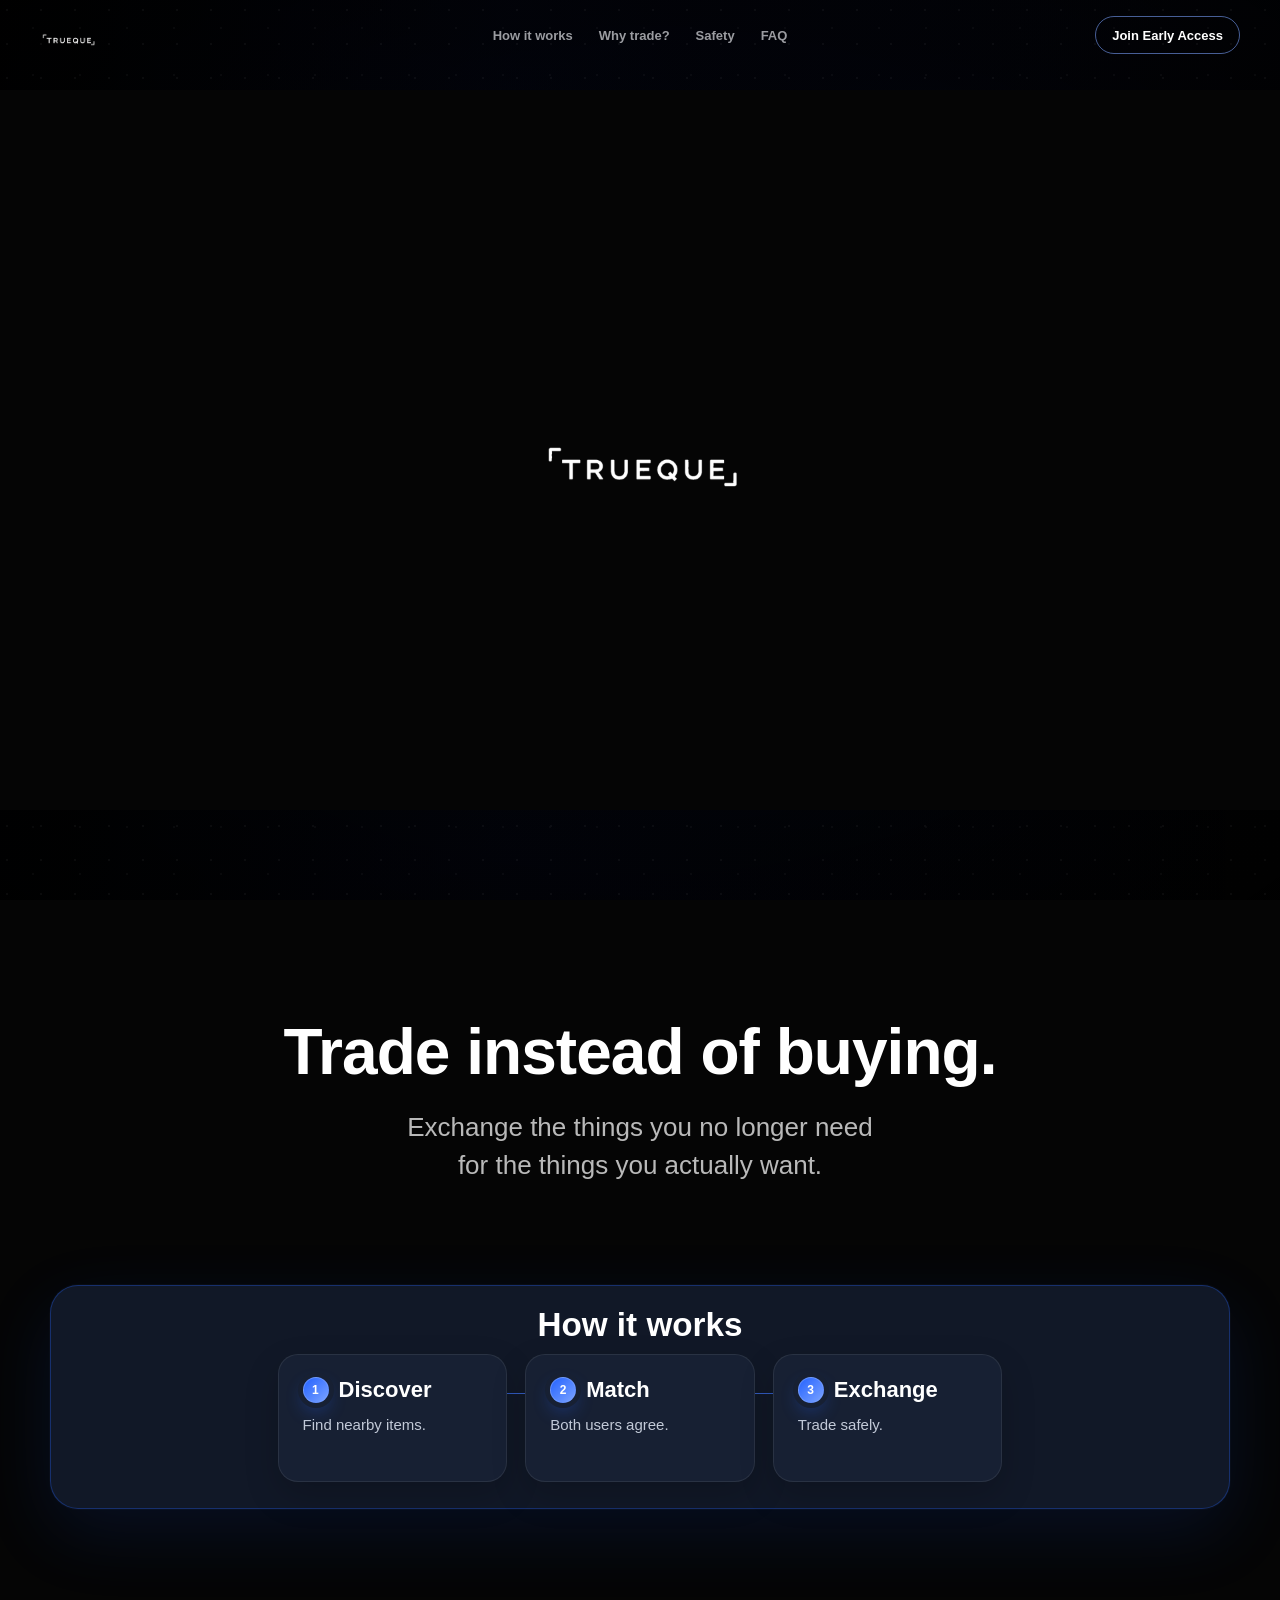
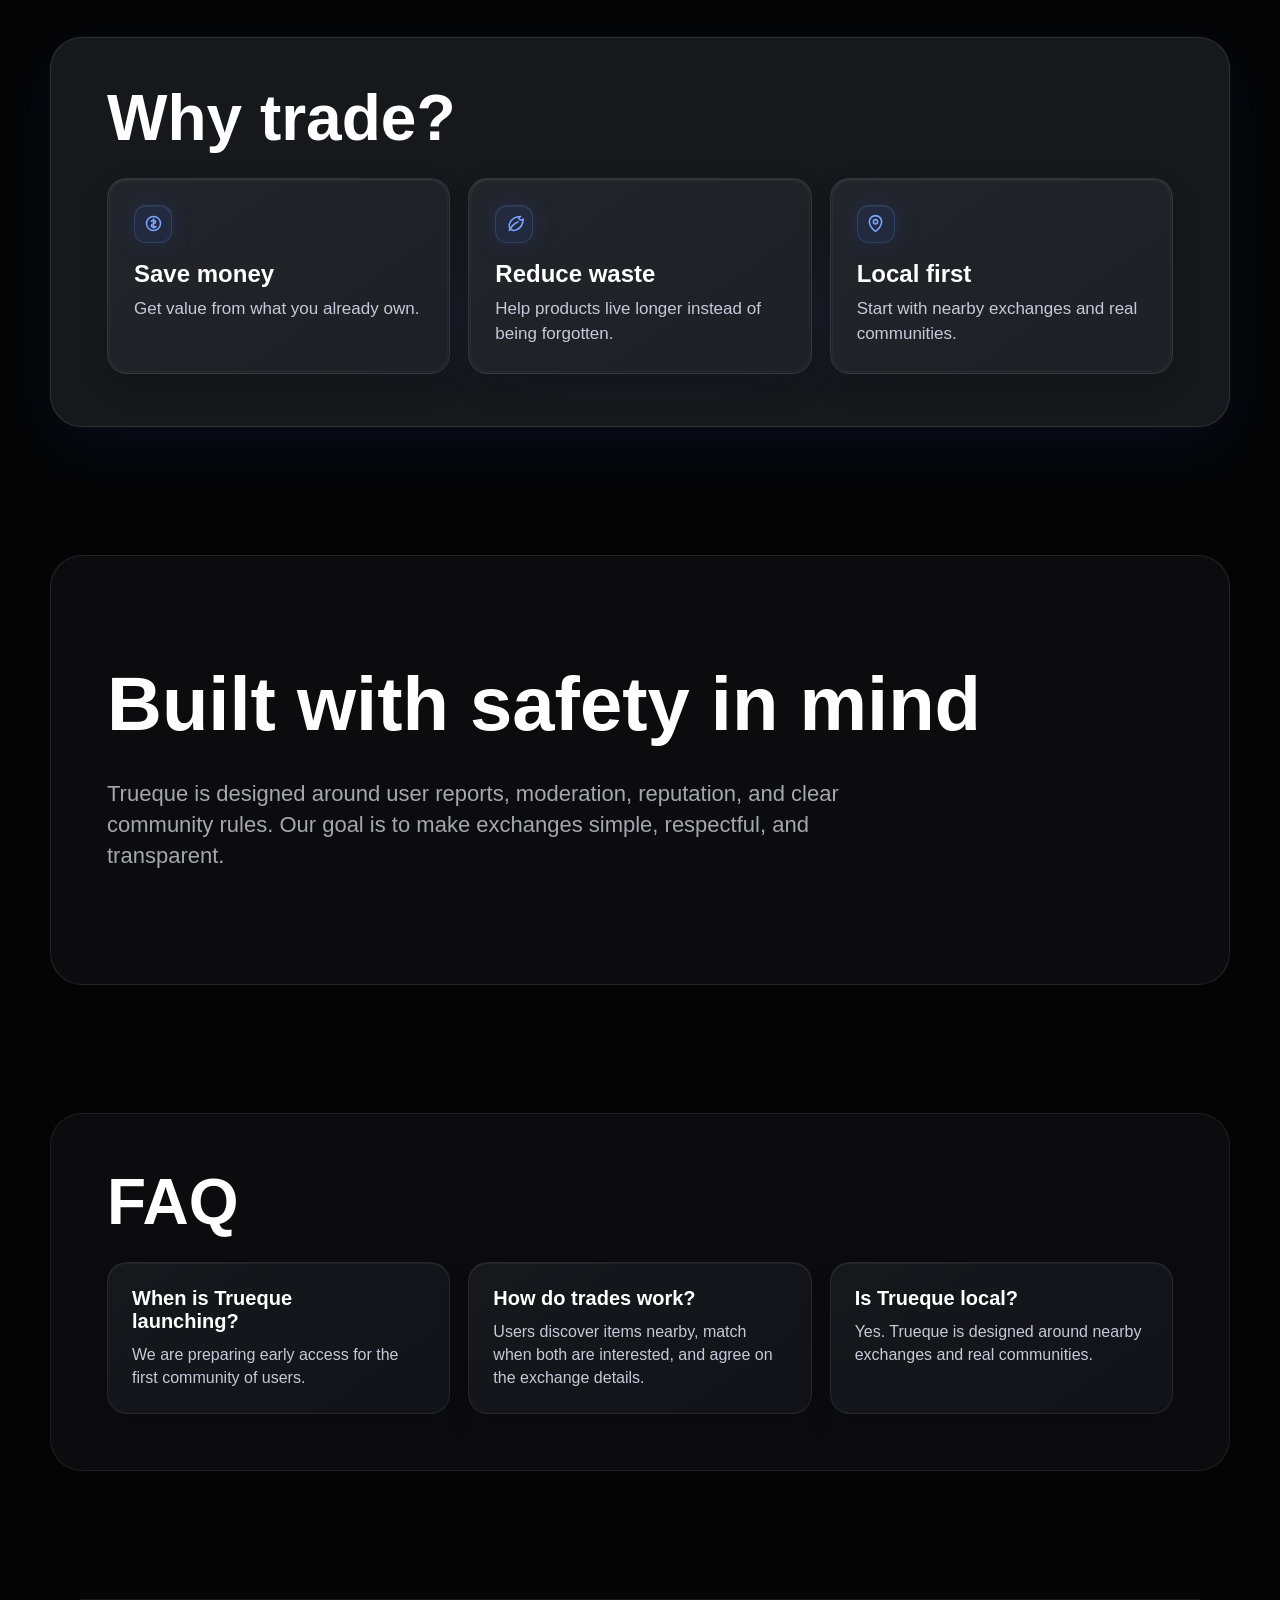
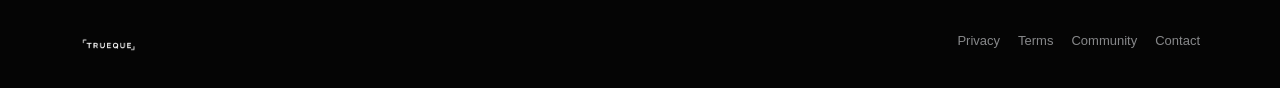
<file: index.html>
<!doctype html>
<html lang="en">
<head>
  <meta charset="utf-8" />
  <meta name="viewport" content="width=device-width, initial-scale=1" />
  <title>Trueque | Trade Instead of Buying</title>
  <meta
    name="description"
    content="Trade instead of buying. Trueque is the modern way to exchange the things you no longer need for the things you actually want. Own more. Spend less."
  />
  <meta name="robots" content="index, follow" />
  <meta name="theme-color" content="#000000" />
  <meta property="og:type" content="website" />
  <meta property="og:site_name" content="Trueque" />
  <meta property="og:locale" content="en_US" />
  <meta property="og:title" content="Trueque | Trade Instead of Buying" />
  <meta property="og:description" content="Trade instead of buying. Exchange the things you no longer need for the things you actually want." />
  <meta property="og:url" content="https://trueque.space/" />
  <meta property="og:image" content="https://trueque.space/assets/hero/Trueque3-hero.png" />
  <meta property="og:image:secure_url" content="https://trueque.space/assets/hero/Trueque3-hero.png" />
  <meta property="og:image:type" content="image/png" />
  <meta property="og:image:alt" content="Trueque landing page hero image" />
  <meta name="twitter:card" content="summary_large_image" />
  <meta name="twitter:title" content="Trueque | Trade Instead of Buying" />
  <meta name="twitter:description" content="Trade instead of buying. Exchange the things you no longer need for the things you actually want." />
  <meta name="twitter:image" content="https://trueque.space/assets/hero/Trueque3-hero.png" />
  <meta name="twitter:image:alt" content="Trueque landing page hero image" />
  <link rel="canonical" href="https://trueque.space/" />
  <script async src="https://www.googletagmanager.com/gtag/js?id=G-HF6T0FY7MS"></script>
  <script>
    window.dataLayer = window.dataLayer || [];
    function gtag(){dataLayer.push(arguments);}
    gtag('js', new Date());
    gtag('config', 'G-HF6T0FY7MS');
  </script>
  <script>
    (function(c,l,a,r,i,t,y){
        c[a]=c[a]||function(){(c[a].q=c[a].q||[]).push(arguments)};
        t=l.createElement(r);t.async=1;t.src="https://www.clarity.ms/tag/"+i;
        y=l.getElementsByTagName(r)[0];y.parentNode.insertBefore(t,y);
    })(window, document, "clarity", "script", "xhiv3ru9pg");
  </script>
  <script>
    document.documentElement.classList.add('js');
    if (!window.matchMedia('(prefers-reduced-motion: reduce)').matches) {
      document.documentElement.classList.add('intro-sequence');
    }
  </script>
  <link rel="preload" as="image" href="assets/start-animation/1.png" />
  <link rel="preload" as="image" href="assets/hero/Trueque3-hero.png" />
  <link rel="preload" as="video" href="assets/start-animation/2.mp4" type="video/mp4" />
  <link rel="icon" href="/assets/favicon/favicon.ico" sizes="any">
  <link rel="icon" type="image/png" sizes="32x32" href="/assets/favicon/favicon-32x32.png">
  <link rel="icon" type="image/png" sizes="16x16" href="/assets/favicon/favicon-16x16.png">
  <link rel="apple-touch-icon" sizes="180x180" href="/assets/favicon/apple-touch-icon.png">
  <link rel="manifest" href="/assets/favicon/site.webmanifest">
  <link rel="stylesheet" href="styles.css" />
  <script type="application/ld+json">
    {
      "@context": "https://schema.org",
      "@graph": [
        {
          "@type": "Organization",
          "@id": "https://trueque.space/#organization",
          "name": "Trueque",
          "url": "https://trueque.space/",
          "logo": "https://trueque.space/android-chrome-512x512.png",
          "email": "support@trueque.space"
        },
        {
          "@type": "WebSite",
          "@id": "https://trueque.space/#website",
          "url": "https://trueque.space/",
          "name": "Trueque",
          "description": "Trade instead of buying. Trueque is the modern way to exchange the things you no longer need for the things you actually want.",
          "publisher": {
            "@id": "https://trueque.space/#organization"
          },
          "inLanguage": "en"
        }
      ]
    }
  </script>
</head>
<body>
  <header class="nav">
    <div class="navInner">
      <a class="navBrand" href="#top" aria-label="Trueque home">
        <img src="assets/Logo/Trueque Logo.png" alt="Trueque" />
      </a>
      <nav aria-label="Primary navigation">
        <a href="#how">How it works</a>
        <a href="#why-trade">Why trade?</a>
        <a href="#safety">Safety</a>
        <a href="#faq">FAQ</a>
      </nav>
      <a class="navCta" href="mailto:support@trueque.space?subject=Trueque%20Early%20Access&amp;body=Hi%20Trueque%20Team%2C%0D%0A%0D%0AI%27d%20like%20to%20join%20the%20Trueque%20Early%20Access.%0D%0A%0D%0AThanks%21">Join Early Access</a>
    </div>
  </header>

  <main>
    <section id="top" class="hero">
      <div class="heroIntro" data-hero-intro aria-hidden="true">
        <img class="heroIntroMedia heroIntroFinal" src="assets/hero/Trueque3-hero.png" alt="" decoding="async" fetchpriority="high" />
        <img class="heroIntroMedia heroIntroStep heroIntroStepOne" src="assets/start-animation/1.png" alt="" decoding="async" />
        <video class="heroIntroMedia heroIntroStep heroIntroStepTwo" src="assets/start-animation/2.mp4" muted playsinline preload="auto"></video>
      </div>
    </section>

    <section class="transitionIntro reveal" aria-labelledby="transition-title">
      <h2 id="transition-title">Trade instead of buying.</h2>
      <p>Exchange the things you no longer need<br />for the things you actually want.</p>
    </section>

    <section id="how" class="section how reveal">
      <div class="howHeader">
        <h2>How it works</h2>
      </div>
      <div class="grid">
        <article>
          <div class="stepTitle"><span>1</span><h3>Discover</h3></div>
          <p>Find nearby items.</p>
        </article>
        <article>
          <div class="stepTitle"><span>2</span><h3>Match</h3></div>
          <p>Both users agree.</p>
        </article>
        <article>
          <div class="stepTitle"><span>3</span><h3>Exchange</h3></div>
          <p>Trade safely.</p>
        </article>
      </div>
    </section>

    <section id="why-trade" class="section dark reveal">
      <h2>Why trade?</h2>
      <div class="grid">
        <article>
          <div class="cardIcon" aria-hidden="true">
            <svg viewBox="0 0 24 24" fill="none">
              <circle cx="12" cy="12" r="8" />
              <path d="M12 7v10M9.5 9.5c.7-.8 1.6-1.2 2.7-1.1 1.3.1 2.3.8 2.3 1.9 0 2.8-5 1.3-5 4.1 0 1.2 1.1 1.9 2.5 2 1.1.1 2.1-.3 2.8-1.1" />
            </svg>
          </div>
          <h3>Save money</h3>
          <p>Get value from what you already own.</p>
        </article>
        <article>
          <div class="cardIcon" aria-hidden="true">
            <svg viewBox="0 0 24 24" fill="none">
              <path d="M19 4c-6.6.3-10.7 3.4-12.4 7.5-1.1 2.8-.7 5.3 1 6.9 1.6 1.6 4.2 1.9 6.9.8C18.5 17.5 21.6 13.4 22 7c-1.1.8-2.1 1.1-3 1-1-.1-1.7-.9-2-2-.1-.5.4-1.5 2-2Z" />
              <path d="M6 20c2.3-4.7 5.5-7.8 10-10" />
            </svg>
          </div>
          <h3>Reduce waste</h3>
          <p>Help products live longer instead of being forgotten.</p>
        </article>
        <article>
          <div class="cardIcon" aria-hidden="true">
            <svg viewBox="0 0 24 24" fill="none">
              <path d="M12 21s7-5.2 7-11a7 7 0 0 0-14 0c0 5.8 7 11 7 11Z" />
              <circle cx="12" cy="10" r="2.4" />
            </svg>
          </div>
          <h3>Local first</h3>
          <p>Start with nearby exchanges and real communities.</p>
        </article>
      </div>
    </section>

    <section id="safety" class="section safety reveal">
      <h2>Built with safety in mind</h2>
      <p class="wide">Trueque is designed around user reports, moderation, reputation, and clear community rules. Our goal is to make exchanges simple, respectful, and transparent.</p>
    </section>

    <section id="faq" class="section faq reveal">
      <h2>FAQ</h2>
      <div class="faqList">
        <article>
          <h3>When is Trueque launching?</h3>
          <p>We are preparing early access for the first community of users.</p>
        </article>
        <article>
          <h3>How do trades work?</h3>
          <p>Users discover items nearby, match when both are interested, and agree on the exchange details.</p>
        </article>
        <article>
          <h3>Is Trueque local?</h3>
          <p>Yes. Trueque is designed around nearby exchanges and real communities.</p>
        </article>
      </div>
    </section>

  </main>

  <footer>
    <div class="footerBrand">
      <img src="assets/Logo/Trueque Logo.png" alt="Trueque" />
    </div>
    <div class="footerLinks">
      <a href="privacy.html">Privacy</a>
      <a href="terms.html">Terms</a>
      <a href="community.html">Community</a>
      <a href="mailto:support@trueque.space">Contact</a>
    </div>
  </footer>

  <script>
    const heroIntro = document.querySelector('[data-hero-intro]');
    const heroSection = document.querySelector('#top');
    const reduceMotion = window.matchMedia('(prefers-reduced-motion: reduce)').matches;
    let heroStepTimer;
    let heroFallbackTimer;
    let heroIsPlaying = false;
    let heroHasLeftViewport = false;
    const heroFirstFrameHold = 950;

    const showFinalHero = () => {
      if (heroIntro) {
        const stepTwo = heroIntro.querySelector('.heroIntroStepTwo');
        if (stepTwo) stepTwo.pause();
        heroIntro.classList.remove('is-step-one','is-step-two','is-holding-step-one');
        heroIntro.classList.add('is-complete');
      }
      heroIsPlaying = false;
      window.clearTimeout(heroStepTimer);
      window.clearTimeout(heroFallbackTimer);
    };

    const playHeroIntro = () => {
      if (!heroIntro || reduceMotion || heroIsPlaying) return;

      const stepOne = heroIntro.querySelector('.heroIntroStepOne');
      const stepTwo = heroIntro.querySelector('.heroIntroStepTwo');
      if (!stepOne || !stepTwo) {
        showFinalHero();
        return;
      }

      heroIsPlaying = true;
      window.clearTimeout(heroStepTimer);
      window.clearTimeout(heroFallbackTimer);
      stepTwo.pause();
      stepTwo.currentTime = 0;
      heroIntro.classList.remove('is-complete','is-step-two');
      heroIntro.classList.add('is-step-one','is-holding-step-one');

      const startStepTwo = () => {
        if (!heroIsPlaying) return;
        heroIntro.classList.remove('is-step-one','is-holding-step-one');
        heroIntro.classList.add('is-step-two');

        stepTwo.currentTime = 0;
        heroFallbackTimer = window.setTimeout(showFinalHero, 9000);
        const playRequest = stepTwo.play();
        if (playRequest) playRequest.catch(showFinalHero);
      };

      heroStepTimer = window.setTimeout(startStepTwo, heroFirstFrameHold);
    };

    if (heroIntro && !reduceMotion) {
      const stepOne = heroIntro.querySelector('.heroIntroStepOne');
      const stepTwo = heroIntro.querySelector('.heroIntroStepTwo');
      if (stepOne) stepOne.addEventListener('error', showFinalHero);
      if (stepTwo) {
        stepTwo.addEventListener('ended', showFinalHero);
        stepTwo.addEventListener('error', showFinalHero);
      }

      playHeroIntro();
    } else {
      showFinalHero();
    }

    const revealItems = document.querySelectorAll('.reveal');
    const siteNav = document.querySelector('.nav');
    const updateNav = () => {
      if (siteNav) siteNav.classList.toggle('scrolled', window.scrollY > 12);
    };
    const centeredNavTargets = new Set(['why-trade','safety','faq']);

    document.querySelectorAll('.nav a[href^="#"]').forEach((link) => {
      link.addEventListener('click', (event) => {
        const targetId = link.getAttribute('href').slice(1);
        const target = document.getElementById(targetId);
        if (!target) return;

        if (centeredNavTargets.has(targetId)) {
          event.preventDefault();
          target.scrollIntoView({ behavior:'smooth', block:'center' });
        }
      });
    });

    updateNav();
    window.addEventListener('scroll', updateNav, { passive: true });

    if ('IntersectionObserver' in window) {
      const observer = new IntersectionObserver((entries) => {
        entries.forEach((entry) => {
          if (entry.isIntersecting) entry.target.classList.add('visible');
        });
      }, { threshold: 0.18 });

      revealItems.forEach((item) => observer.observe(item));

      if (heroSection && heroIntro && !reduceMotion) {
        const heroReplayObserver = new IntersectionObserver((entries) => {
          entries.forEach((entry) => {
            if (entry.isIntersecting) {
              if (heroHasLeftViewport && !heroIsPlaying) {
                heroHasLeftViewport = false;
                playHeroIntro();
              }
            } else {
              heroHasLeftViewport = true;
            }
          });
        }, { threshold:0.2 });

        heroReplayObserver.observe(heroSection);
      }
    } else {
      revealItems.forEach((item) => item.classList.add('visible'));
    }
  </script>
</body>
</html>
</file>
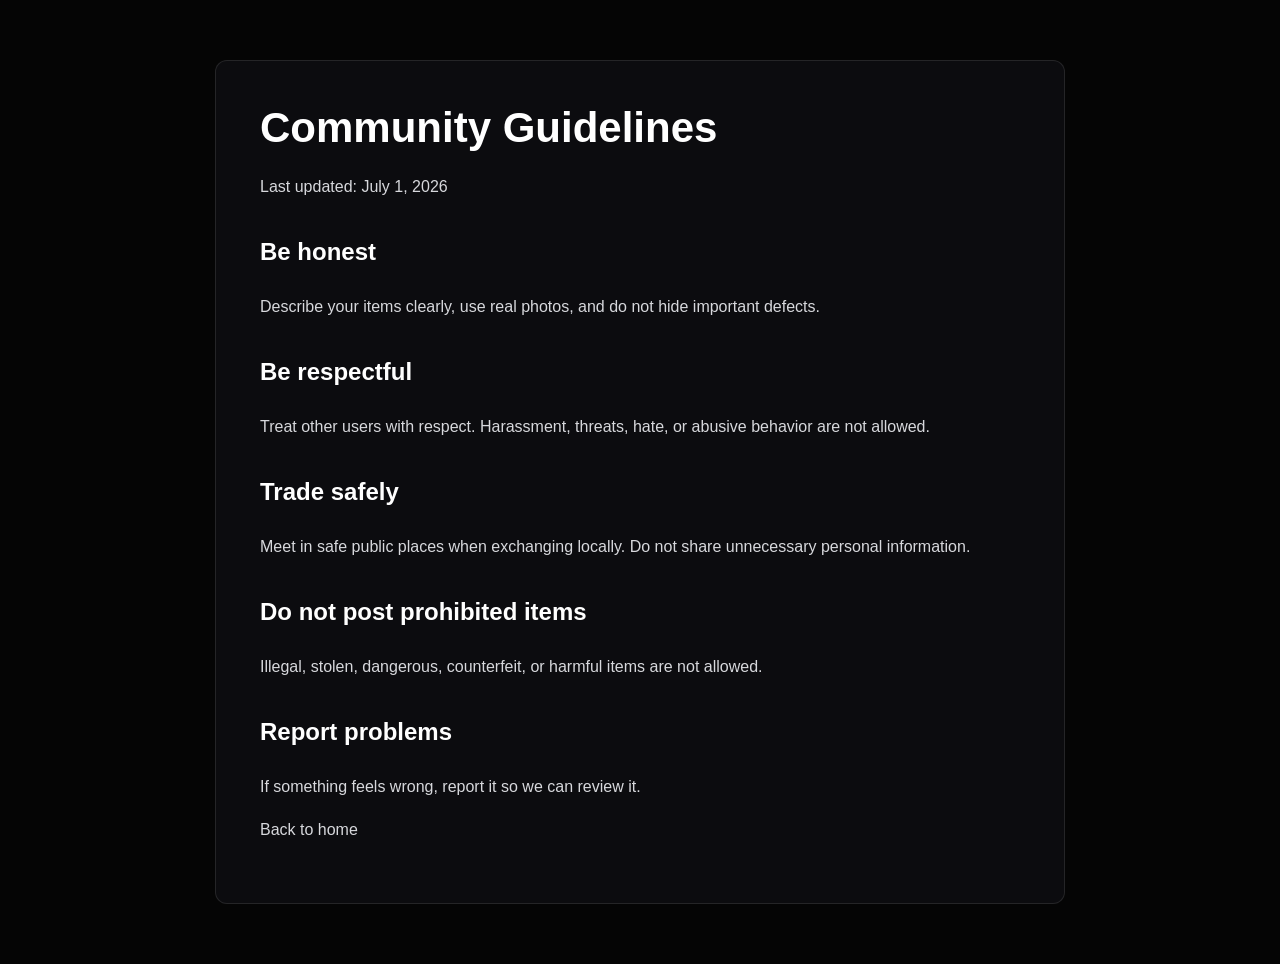
<file: community.html>
<!doctype html><html lang="en"><head><meta charset="utf-8"><meta name="viewport" content="width=device-width,initial-scale=1"><title>Community Guidelines — Trueque</title><link rel="icon" href="/assets/favicon/favicon.ico" sizes="any"><link rel="icon" type="image/png" sizes="32x32" href="/assets/favicon/favicon-32x32.png"><link rel="icon" type="image/png" sizes="16x16" href="/assets/favicon/favicon-16x16.png"><link rel="apple-touch-icon" sizes="180x180" href="/assets/favicon/apple-touch-icon.png"><link rel="manifest" href="/assets/favicon/site.webmanifest"><link rel="stylesheet" href="styles.css"></head><body><main class="legal"><h1>Community Guidelines</h1><p>Last updated: July 1, 2026</p><h2>Be honest</h2><p>Describe your items clearly, use real photos, and do not hide important defects.</p><h2>Be respectful</h2><p>Treat other users with respect. Harassment, threats, hate, or abusive behavior are not allowed.</p><h2>Trade safely</h2><p>Meet in safe public places when exchanging locally. Do not share unnecessary personal information.</p><h2>Do not post prohibited items</h2><p>Illegal, stolen, dangerous, counterfeit, or harmful items are not allowed.</p><h2>Report problems</h2><p>If something feels wrong, report it so we can review it.</p><p><a href="index.html">Back to home</a></p></main></body></html>
</file>
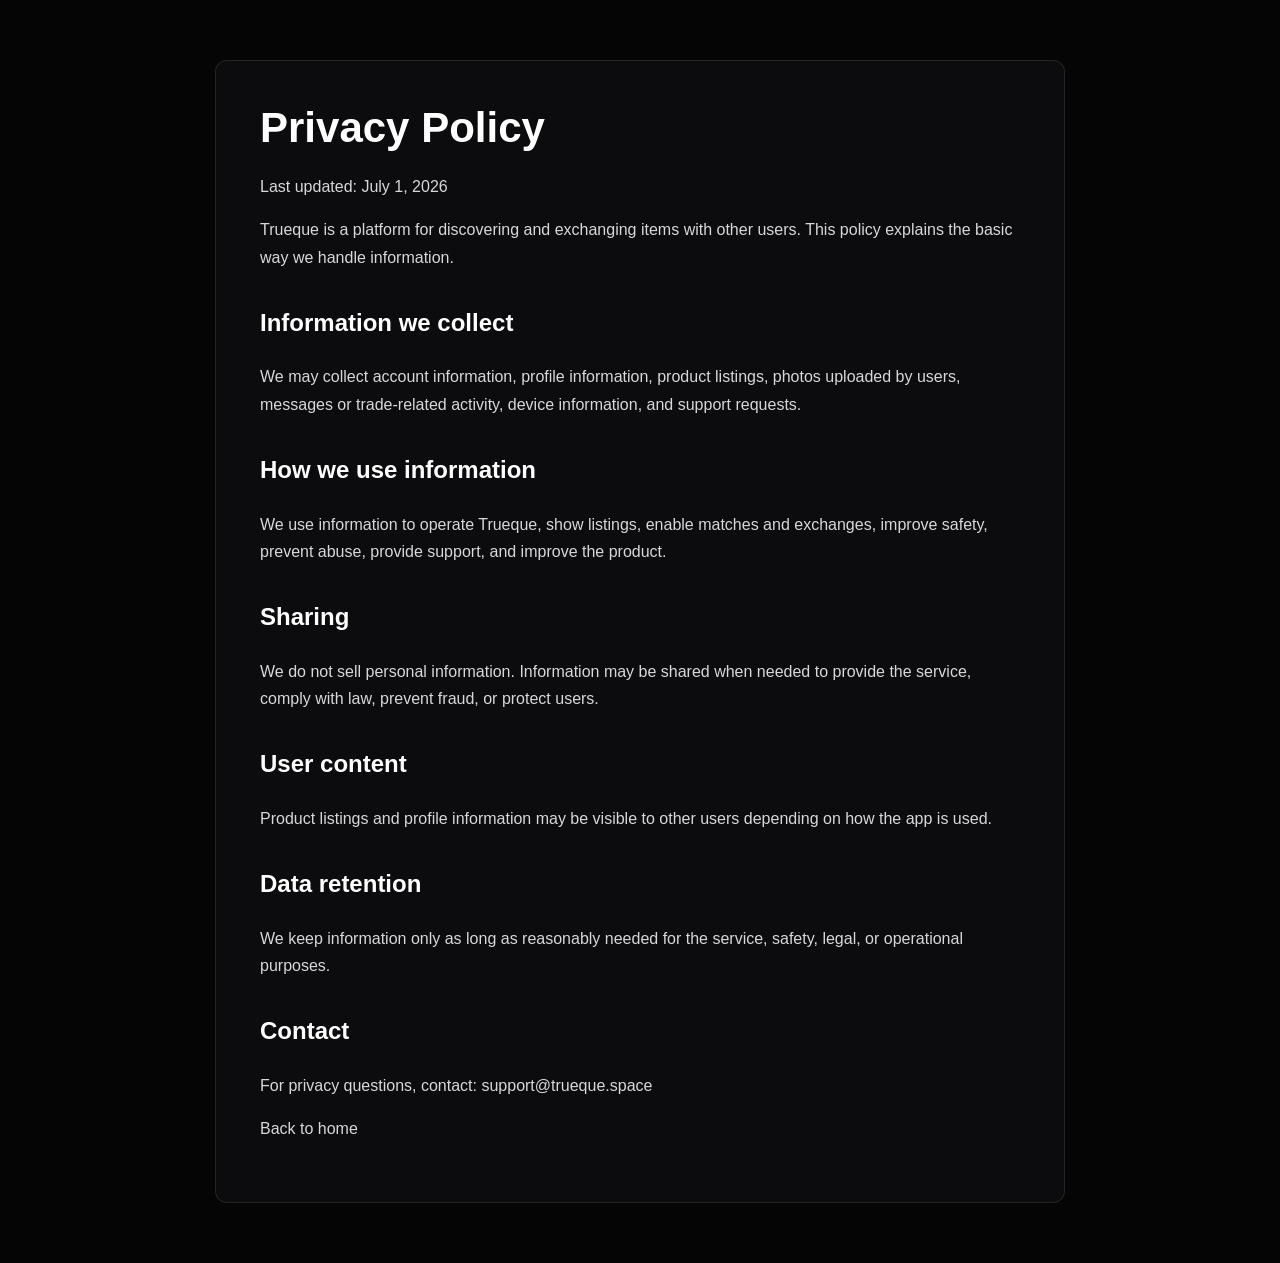
<file: privacy.html>
<!doctype html><html lang="en"><head><meta charset="utf-8"><meta name="viewport" content="width=device-width,initial-scale=1"><title>Privacy Policy — Trueque</title><link rel="icon" href="/assets/favicon/favicon.ico" sizes="any"><link rel="icon" type="image/png" sizes="32x32" href="/assets/favicon/favicon-32x32.png"><link rel="icon" type="image/png" sizes="16x16" href="/assets/favicon/favicon-16x16.png"><link rel="apple-touch-icon" sizes="180x180" href="/assets/favicon/apple-touch-icon.png"><link rel="manifest" href="/assets/favicon/site.webmanifest"><link rel="stylesheet" href="styles.css"></head><body><main class="legal"><h1>Privacy Policy</h1><p>Last updated: July 1, 2026</p><p>Trueque is a platform for discovering and exchanging items with other users. This policy explains the basic way we handle information.</p><h2>Information we collect</h2><p>We may collect account information, profile information, product listings, photos uploaded by users, messages or trade-related activity, device information, and support requests.</p><h2>How we use information</h2><p>We use information to operate Trueque, show listings, enable matches and exchanges, improve safety, prevent abuse, provide support, and improve the product.</p><h2>Sharing</h2><p>We do not sell personal information. Information may be shared when needed to provide the service, comply with law, prevent fraud, or protect users.</p><h2>User content</h2><p>Product listings and profile information may be visible to other users depending on how the app is used.</p><h2>Data retention</h2><p>We keep information only as long as reasonably needed for the service, safety, legal, or operational purposes.</p><h2>Contact</h2><p>For privacy questions, contact: <a href="mailto:support@trueque.space">support@trueque.space</a></p><p><a href="index.html">Back to home</a></p></main></body></html>
</file>
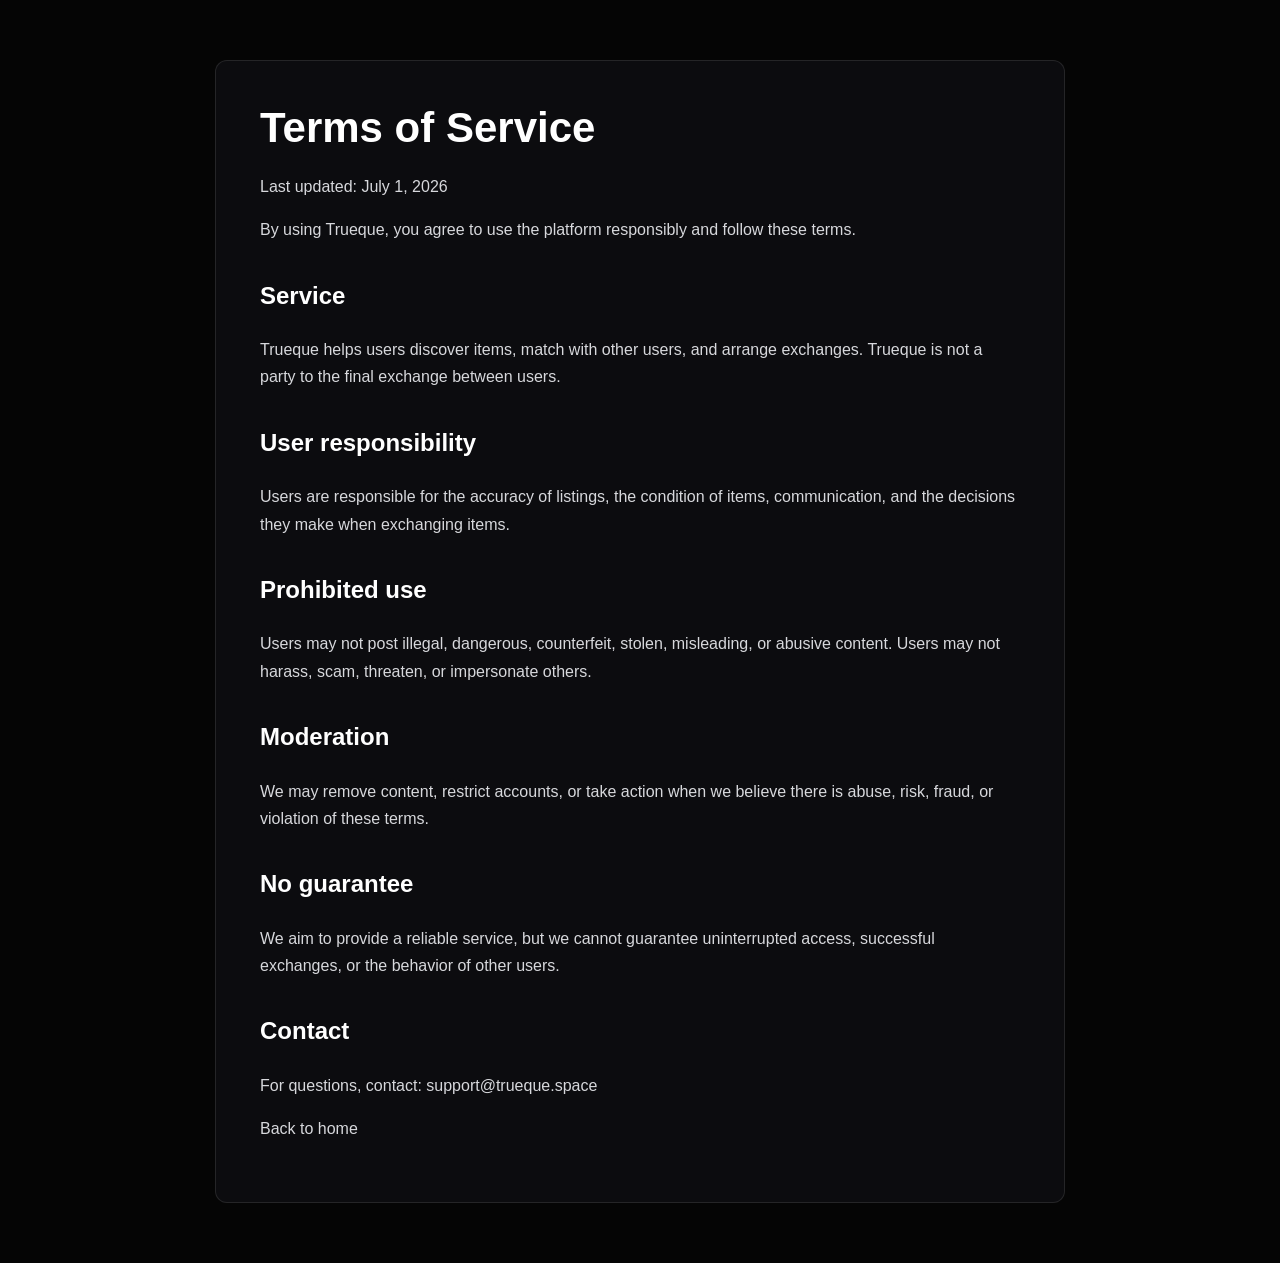
<file: terms.html>
<!doctype html><html lang="en"><head><meta charset="utf-8"><meta name="viewport" content="width=device-width,initial-scale=1"><title>Terms of Service — Trueque</title><link rel="icon" href="/assets/favicon/favicon.ico" sizes="any"><link rel="icon" type="image/png" sizes="32x32" href="/assets/favicon/favicon-32x32.png"><link rel="icon" type="image/png" sizes="16x16" href="/assets/favicon/favicon-16x16.png"><link rel="apple-touch-icon" sizes="180x180" href="/assets/favicon/apple-touch-icon.png"><link rel="manifest" href="/assets/favicon/site.webmanifest"><link rel="stylesheet" href="styles.css"></head><body><main class="legal"><h1>Terms of Service</h1><p>Last updated: July 1, 2026</p><p>By using Trueque, you agree to use the platform responsibly and follow these terms.</p><h2>Service</h2><p>Trueque helps users discover items, match with other users, and arrange exchanges. Trueque is not a party to the final exchange between users.</p><h2>User responsibility</h2><p>Users are responsible for the accuracy of listings, the condition of items, communication, and the decisions they make when exchanging items.</p><h2>Prohibited use</h2><p>Users may not post illegal, dangerous, counterfeit, stolen, misleading, or abusive content. Users may not harass, scam, threaten, or impersonate others.</p><h2>Moderation</h2><p>We may remove content, restrict accounts, or take action when we believe there is abuse, risk, fraud, or violation of these terms.</p><h2>No guarantee</h2><p>We aim to provide a reliable service, but we cannot guarantee uninterrupted access, successful exchanges, or the behavior of other users.</p><h2>Contact</h2><p>For questions, contact: <a href="mailto:support@trueque.space">support@trueque.space</a></p><p><a href="index.html">Back to home</a></p></main></body></html>
</file>
<file: styles.css>
:root{
  --bg:#050505;
  --panel:#0c0c0f;
  --panel-soft:#111116;
  --line:rgba(255,255,255,.1);
  --text:#ffffff;
  --muted:#a5a7ad;
  --soft:#d7d8dc;
  --blue:#2563ff;
}

*{box-sizing:border-box}

html{scroll-behavior:smooth}

body{
  margin:0;
  font-family:-apple-system,BlinkMacSystemFont,"SF Pro Display","Segoe UI",Roboto,Arial,sans-serif;
  background:var(--bg);
  color:var(--text);
  overflow-x:hidden;
  -webkit-font-smoothing:antialiased;
  text-rendering:optimizeLegibility;
}

a{
  color:inherit;
  text-decoration:none;
}

.nav{
  position:fixed;
  top:0;
  left:0;
  right:0;
  z-index:20;
  width:100%;
  margin:0;
  padding:16px 24px;
  border-bottom:1px solid transparent;
  background:transparent;
  transition:background .28s ease,border-color .28s ease,backdrop-filter .28s ease,box-shadow .28s ease,padding .28s ease;
}

.nav.scrolled{
  padding:12px 24px;
  border-bottom-color:rgba(255,255,255,.08);
  background:rgba(5,5,5,.68);
  backdrop-filter:blur(18px);
  -webkit-backdrop-filter:blur(18px);
  box-shadow:0 10px 34px rgba(0,0,0,.16);
}

.navInner{
  width:min(1200px,100%);
  margin:0 auto;
  display:grid;
  grid-template-columns:1fr auto 1fr;
  align-items:center;
  gap:28px;
}

.navBrand{
  position:relative;
  display:inline-flex;
  align-items:center;
  justify-self:start;
  opacity:.95;
}

.navBrand::before{
  content:"";
  position:absolute;
  inset:-42px -58px;
  background:url("assets/Logo/Trueque Logo.png") left center / 180px auto no-repeat;
  opacity:.08;
  filter:blur(34px);
  pointer-events:none;
}

.navBrand img{
  position:relative;
  z-index:1;
  display:block;
  width:auto;
  height:24px;
  object-fit:contain;
}

.nav nav{
  display:flex;
  align-items:center;
  justify-content:center;
  gap:26px;
  color:rgba(215,216,220,.72);
  font-size:13px;
  font-weight:600;
  line-height:1;
}

.nav a,
footer a{
  transition:color .22s ease,opacity .22s ease,background .22s ease,border-color .22s ease,box-shadow .22s ease,transform .22s ease;
}

.nav a:hover,
footer a:hover{
  color:var(--text);
}

.navCta{
  justify-self:end;
  display:inline-flex;
  align-items:center;
  justify-content:center;
  min-height:38px;
  padding:0 16px;
  border:1px solid rgba(122,162,255,.58);
  border-radius:999px;
  color:white;
  background:transparent;
  font-size:13px;
  font-weight:700;
  line-height:1;
  white-space:nowrap;
}

.navCta:hover{
  border-color:rgba(122,162,255,.78);
  background:var(--blue);
  box-shadow:0 12px 34px rgba(37,99,255,.26);
}

.hero{
  position:relative;
  overflow:hidden;
  z-index:1;
  width:100%;
  min-height:100vh;
  margin:0;
  padding:0;
  display:grid;
  place-items:center;
  background:
    radial-gradient(circle at 72% 42%,rgba(37,99,255,.12),transparent 29%),
    radial-gradient(circle at 24% 24%,rgba(14,29,64,.28),transparent 34%),
    linear-gradient(135deg,#010208 0%,#030611 43%,#010102 100%);
}

.hero::before{
  content:"";
  position:absolute;
  inset:0;
  background:
    radial-gradient(ellipse at center,transparent 36%,rgba(0,0,0,.52) 100%),
    linear-gradient(90deg,rgba(0,0,0,.96) 0%,rgba(1,3,10,.78) 40%,rgba(0,0,0,.48) 100%);
  pointer-events:none;
}

.hero::after{
  content:"";
  position:absolute;
  inset:0;
  opacity:.045;
  background-image:
    radial-gradient(circle at 20% 30%,rgba(255,255,255,.9) 0 1px,transparent 1px),
    radial-gradient(circle at 70% 60%,rgba(255,255,255,.75) 0 1px,transparent 1px);
  background-size:34px 34px,47px 47px;
  pointer-events:none;
}

.heroIntro{
  position:relative;
  z-index:1;
  width:100%;
  min-height:100vh;
  overflow:hidden;
}

.heroIntroMedia{
  position:absolute;
  inset:0;
  display:block;
  width:100%;
  height:100%;
  object-fit:contain;
  object-position:center;
  opacity:0;
  transition:opacity .18s ease;
}

.heroIntroFinal{
  opacity:1;
}

.heroIntro.is-holding-step-one .heroIntroStepOne{
  opacity:1;
  transition:none;
}

.heroIntro.is-step-one .heroIntroStepOne,
.heroIntro.is-step-two .heroIntroStepTwo,
.intro-sequence .heroIntro:not(.is-complete):not(.is-step-two) .heroIntroStepOne{
  opacity:1;
}

.heroIntro.is-step-one .heroIntroFinal,
.heroIntro.is-step-two .heroIntroFinal,
.heroIntro.is-holding-step-one .heroIntroFinal,
.intro-sequence .heroIntro:not(.is-complete):not(.is-step-two) .heroIntroFinal{
  opacity:0;
}

.heroIntro.is-complete .heroIntroStep{
  display:none;
}

h1,
h2,
h3,
p{
  margin-top:0;
}

h1{
  max-width:560px;
  margin-bottom:22px;
  font-size:clamp(52px,6.5vw,96px);
  line-height:.92;
  letter-spacing:0;
}

.section{
  position:relative;
  z-index:1;
  width:min(1120px,calc(100% - 40px));
  margin:0 auto 128px;
  padding:0;
}

#how{
  scroll-margin-top:96px;
}

.transitionIntro{
  position:relative;
  z-index:1;
  width:min(920px,calc(100% - 40px));
  margin:120px auto 100px;
  text-align:center;
}

.transitionIntro h2{
  margin:0 0 24px;
  color:#fff;
  font-size:clamp(52px,5.4vw,64px);
  font-weight:700;
  line-height:1.02;
  letter-spacing:-.015em;
}

.transitionIntro p{
  max-width:700px;
  margin:0 auto;
  color:rgba(255,255,255,.72);
  font-size:clamp(22px,2.1vw,26px);
  font-weight:400;
  line-height:1.45;
}

.how{
  width:min(1180px,calc(100% - 40px));
  min-height:0;
  margin:0 auto 128px;
  padding:22px 56px 26px;
  border:1px solid rgba(37,99,255,.32);
  border-radius:28px;
  background:#111827;
  color:var(--text);
  box-shadow:0 0 0 1px rgba(122,162,255,.03),0 24px 72px rgba(37,99,255,.12);
}

.howHeader{
  width:80%;
  max-width:900px;
  margin:0 auto 12px;
  text-align:center;
}

.how .howHeader h2{
  margin-bottom:0;
  color:var(--text);
  font-size:clamp(27px,2.6vw,36px);
  font-weight:800;
  line-height:1.03;
  white-space:nowrap;
}

.section h2{
  margin-bottom:18px;
  font-size:clamp(40px,6vw,76px);
  line-height:.98;
  letter-spacing:0;
}

.section p{
  margin-bottom:0;
  color:var(--muted);
  font-size:clamp(18px,2vw,22px);
  line-height:1.42;
}

.grid{
  display:grid;
  grid-template-columns:repeat(3,1fr);
  gap:24px;
}

article{
  min-height:260px;
  padding:28px;
  border:1px solid var(--line);
  border-radius:8px;
  background:linear-gradient(180deg,rgba(255,255,255,.07),rgba(255,255,255,.035));
  transition:transform .24s ease,border-color .24s ease,background .24s ease;
}

article:hover{
  transform:translateY(-4px);
  border-color:rgba(255,255,255,.2);
  background:linear-gradient(180deg,rgba(255,255,255,.095),rgba(255,255,255,.045));
}

article span{
  display:block;
  margin-bottom:58px;
  font-size:26px;
}

article h3{
  max-width:260px;
  margin-bottom:10px;
  font-size:25px;
  line-height:1.08;
}

article p{
  font-size:17px;
  line-height:1.45;
}

.how .grid{
  position:relative;
  width:68%;
  max-width:760px;
  margin:0 auto;
  align-items:stretch;
  gap:18px;
}

.how .grid::before{
  content:"";
  position:absolute;
  top:39px;
  left:calc(16.666% + 18px);
  right:calc(16.666% + 18px);
  z-index:0;
  height:1px;
  background:linear-gradient(90deg,transparent,rgba(37,99,255,.72) 10%,rgba(122,162,255,.72) 50%,rgba(37,99,255,.72) 90%,transparent);
  pointer-events:none;
}

.how article{
  position:relative;
  z-index:1;
  height:128px;
  min-height:128px;
  padding:22px 24px;
  border:1px solid rgba(255,255,255,.08);
  border-radius:20px;
  background:#172033;
  box-shadow:0 14px 34px rgba(0,0,0,.18);
}

.how article:hover{
  border-color:rgba(122,162,255,.28);
  background:#1a253a;
  box-shadow:0 16px 38px rgba(0,0,0,.2);
}

.how article:not(:last-child)::after{
  content:none;
}

.stepTitle{
  display:flex;
  align-items:center;
  gap:10px;
  margin-bottom:12px;
  transform:none;
}

.how article span{
  position:relative;
  z-index:1;
  display:inline-grid;
  place-items:center;
  flex:0 0 auto;
  width:26px;
  height:26px;
  margin-bottom:0;
  border:1px solid rgba(122,162,255,.65);
  border-radius:999px;
  background:linear-gradient(135deg,#2563ff,#7aa2ff);
  color:white;
  font-size:12px;
  font-weight:900;
  letter-spacing:.03em;
  box-shadow:0 0 0 5px #172033,0 8px 18px rgba(37,99,255,.32);
}

.how article h3{
  margin-bottom:0;
  color:var(--text);
  font-size:22px;
  white-space:nowrap;
}

.how article p{
  color:#c3cad8;
  font-size:15px;
  line-height:1.35;
  white-space:nowrap;
  transform:none;
}

.dark,
.safety{
  width:min(1180px,calc(100% - 40px));
  margin:0 auto 128px;
  padding:56px;
  border:1px solid var(--line);
  border-radius:32px;
  background:var(--panel);
  box-shadow:0 18px 52px rgba(0,0,0,.24);
}

.dark{
  overflow:hidden;
  min-height:0;
  padding:48px 56px 52px;
  border-color:rgba(255,255,255,.1);
  background:#17181C;
  box-shadow:0 0 0 1px rgba(255,255,255,.025),0 22px 64px rgba(37,99,255,.08);
}

.dark::before{
  content:"";
  position:absolute;
  left:50%;
  bottom:22px;
  width:min(760px,75%);
  height:180px;
  background:radial-gradient(ellipse at center,rgba(37,99,255,.08),rgba(37,99,255,.032) 38%,transparent 72%);
  transform:translateX(-50%);
  pointer-events:none;
}

.dark h2,
.safety h2{
  margin-bottom:36px;
}

.dark h2{
  position:relative;
  z-index:1;
  margin-bottom:28px;
  color:var(--text);
  font-size:clamp(38px,5vw,64px);
  font-weight:800;
  line-height:1;
}

.dark .grid{
  position:relative;
  z-index:1;
  gap:18px;
}

.dark article{
  position:relative;
  min-height:168px;
  padding:26px;
  border:1px solid rgba(255,255,255,.09);
  border-radius:20px;
  background:linear-gradient(145deg,#23252B,#202228 48%,#1f2025);
  box-shadow:inset 0 1px 0 rgba(255,255,255,.07),0 12px 28px rgba(0,0,0,.14);
  overflow:hidden;
  transition:transform .24s ease,border-color .24s ease,background .24s ease,box-shadow .24s ease;
}

.dark article::before{
  content:"";
  position:absolute;
  inset:1px;
  border-radius:19px;
  border:1px solid rgba(255,255,255,.045);
  pointer-events:none;
}

.dark article:hover{
  transform:translateY(-4px);
  border-color:rgba(122,162,255,.34);
  background:linear-gradient(145deg,#252832,#22252d 48%,#202229);
  box-shadow:inset 0 1px 0 rgba(255,255,255,.08),0 16px 34px rgba(0,0,0,.18);
}

.cardIcon{
  display:grid;
  place-items:center;
  width:38px;
  height:38px;
  margin-bottom:18px;
  border:1px solid rgba(122,162,255,.2);
  border-radius:12px;
  background:rgba(37,99,255,.1);
  color:#7aa2ff;
  box-shadow:0 0 24px rgba(37,99,255,.16),inset 0 1px 0 rgba(255,255,255,.06);
  transition:box-shadow .24s ease,border-color .24s ease,background .24s ease;
}

.dark article:hover .cardIcon{
  border-color:rgba(122,162,255,.38);
  background:rgba(37,99,255,.16);
  box-shadow:0 0 32px rgba(37,99,255,.28),inset 0 1px 0 rgba(255,255,255,.08);
}

.cardIcon svg{
  width:21px;
  height:21px;
  stroke:currentColor;
  stroke-width:1.8;
  stroke-linecap:round;
  stroke-linejoin:round;
}

.dark article h3{
  margin-bottom:10px;
  color:var(--text);
  font-size:24px;
  line-height:1.1;
}

.dark article p{
  color:#c3cad8;
  font-size:17px;
  line-height:1.45;
}

.safety{
  min-height:430px;
  display:flex;
  flex-direction:column;
  justify-content:center;
}

.faq{
  width:min(1180px,calc(100% - 40px));
  margin:0 auto 128px;
  padding:56px;
  border:1px solid rgba(255,255,255,.08);
  border-radius:32px;
  background:#0c0c0f;
  box-shadow:0 18px 52px rgba(0,0,0,.2);
}

.faq h2{
  margin-bottom:28px;
  color:var(--text);
  font-size:clamp(38px,5vw,64px);
  font-weight:800;
  line-height:1;
}

.faqList{
  display:grid;
  grid-template-columns:repeat(3,1fr);
  gap:18px;
}

.faq article{
  min-height:150px;
  padding:24px;
  border:1px solid rgba(255,255,255,.08);
  border-radius:20px;
  background:linear-gradient(145deg,#17181C,#121318);
  box-shadow:inset 0 1px 0 rgba(255,255,255,.05),0 12px 28px rgba(0,0,0,.14);
}

.faq article h3{
  margin-bottom:10px;
  color:var(--text);
  font-size:20px;
  line-height:1.15;
}

.faq article p{
  color:#c3cad8;
  font-size:16px;
  line-height:1.45;
}

.wide{
  max-width:760px;
}

footer{
  position:relative;
  z-index:1;
  width:min(1120px,calc(100% - 40px));
  margin:0 auto;
  padding:28px 0 36px;
  border-top:1px solid rgba(255,255,255,.08);
  display:flex;
  justify-content:space-between;
  align-items:center;
  gap:28px;
  color:var(--muted);
}

.footerBrand{
  display:flex;
  align-items:center;
}

.footerBrand img{
  display:block;
  width:auto;
  height:24px;
  object-fit:contain;
}

.footerLinks{
  display:flex;
  align-items:center;
  gap:18px;
  flex-wrap:wrap;
  font-size:13px;
  font-weight:500;
  color:rgba(215,216,220,.62);
}

.footerLinks a{
  line-height:1;
}

.legal{
  position:relative;
  z-index:1;
  width:min(850px,calc(100% - 40px));
  margin:60px auto;
  padding:44px;
  border:1px solid var(--line);
  border-radius:12px;
  background:var(--panel);
  color:var(--soft);
  line-height:1.7;
}

.legal h1{
  color:white;
  font-size:42px;
  line-height:1.1;
}

.legal h2{
  margin-top:32px;
  color:white;
}

.js .reveal{
  opacity:0;
  transform:translateY(18px);
  transition:opacity .7s ease,transform .7s ease;
}

.js .reveal.visible{
  opacity:1;
  transform:none;
}

.js .transitionIntro h2,
.js .transitionIntro p{
  opacity:0;
  transform:translateY(20px);
  transition:opacity 700ms ease,transform 700ms ease;
}

.js .transitionIntro p{
  transition-delay:150ms;
}

.js .transitionIntro.visible h2,
.js .transitionIntro.visible p{
  opacity:1;
  transform:none;
}

@media (prefers-reduced-motion:reduce){
  html{scroll-behavior:auto}

  *,
  *::before,
  *::after{
    animation-duration:.001ms!important;
    animation-iteration-count:1!important;
    scroll-behavior:auto!important;
    transition-duration:.001ms!important;
  }
}

@media(max-width:900px){
  .nav{
    padding:14px 16px;
  }

  .nav.scrolled{
    padding:11px 16px;
  }

  .navInner{
    grid-template-columns:auto 1fr auto;
    gap:18px;
  }

  .navBrand img{
    height:22px;
  }

  .nav nav{
    justify-content:flex-start;
    gap:15px;
    overflow-x:auto;
    scrollbar-width:none;
  }

  .nav nav::-webkit-scrollbar{
    display:none;
  }

  .navCta{
    min-height:34px;
    padding:0 13px;
  }

  .hero{
    width:100%;
    min-height:100vh;
    padding:0;
  }

  .section{
    width:min(100% - 32px,680px);
    margin-bottom:128px;
    padding:0;
  }

  .transitionIntro{
    width:min(100% - 32px,680px);
    margin:110px auto 92px;
  }

  .how{
    width:min(100% - 32px,680px);
    min-height:auto;
    margin:0 auto 128px;
    padding:28px 34px 32px;
    border-radius:24px;
  }

  .howHeader,
  .how .grid{
    width:100%;
    max-width:none;
  }

  .dark,
  .safety,
  .faq{
    width:min(100% - 32px,680px);
    min-height:auto;
    margin:0 auto 128px;
    padding:34px;
    border-radius:24px;
  }

  .grid{
    grid-template-columns:1fr;
  }

  .faqList{
    grid-template-columns:1fr;
  }

  .how .grid{
    gap:18px;
  }

  .how .grid::before{
    top:58px;
    bottom:58px;
    left:47px;
    right:auto;
    width:1px;
    height:auto;
    background:linear-gradient(180deg,transparent,rgba(37,99,255,.72) 10%,rgba(122,162,255,.72) 50%,rgba(37,99,255,.72) 90%,transparent);
  }

  .how article:not(:last-child)::after{
    content:none;
  }

  .how article{
    height:122px;
    min-height:122px;
  }

  article{
    min-height:220px;
  }

  .dark article{
    min-height:150px;
  }

  article span{
    margin-bottom:42px;
  }

  footer{
    width:min(100% - 32px,680px);
    align-items:flex-start;
    flex-direction:column;
    gap:18px;
  }

  .footerLinks{
    gap:16px;
  }
}

@media(max-width:620px){
  .hero{
    padding:0;
  }

  .nav{
    padding:12px 14px;
  }

  .nav.scrolled{
    padding:10px 14px;
  }

  .navInner{
    grid-template-columns:1fr auto;
    gap:14px;
  }

  .nav nav{
    grid-column:1 / -1;
    grid-row:2;
    width:100%;
    justify-content:flex-start;
    gap:16px;
    font-size:12px;
  }

  .navBrand img{
    height:21px;
  }

  .navCta{
    min-height:32px;
    padding:0 12px;
    font-size:12px;
  }

  h1{
    font-size:clamp(48px,14vw,58px);
  }

  .section h2{
    font-size:44px;
  }

  .transitionIntro{
    margin:92px auto 78px;
  }

  .transitionIntro h2{
    font-size:clamp(40px,10vw,52px);
  }

  .transitionIntro p{
    font-size:20px;
  }

  .how{
    padding:24px 24px 28px;
    border-radius:24px;
    margin:0 auto 120px;
  }

  .dark,
  .safety,
  .faq{
    padding:28px;
    border-radius:24px;
    margin:0 auto 120px;
  }

  .howHeader{
    margin-bottom:14px;
  }

  .how h2{
    font-size:clamp(27px,8vw,30px);
  }

  .how article{
    height:120px;
    min-height:120px;
    padding:22px 24px;
  }

  .dark article{
    min-height:142px;
    padding:24px;
  }

  .how article span{
    margin-bottom:0;
  }

  .legal{
    padding:28px;
  }
}
</file>
